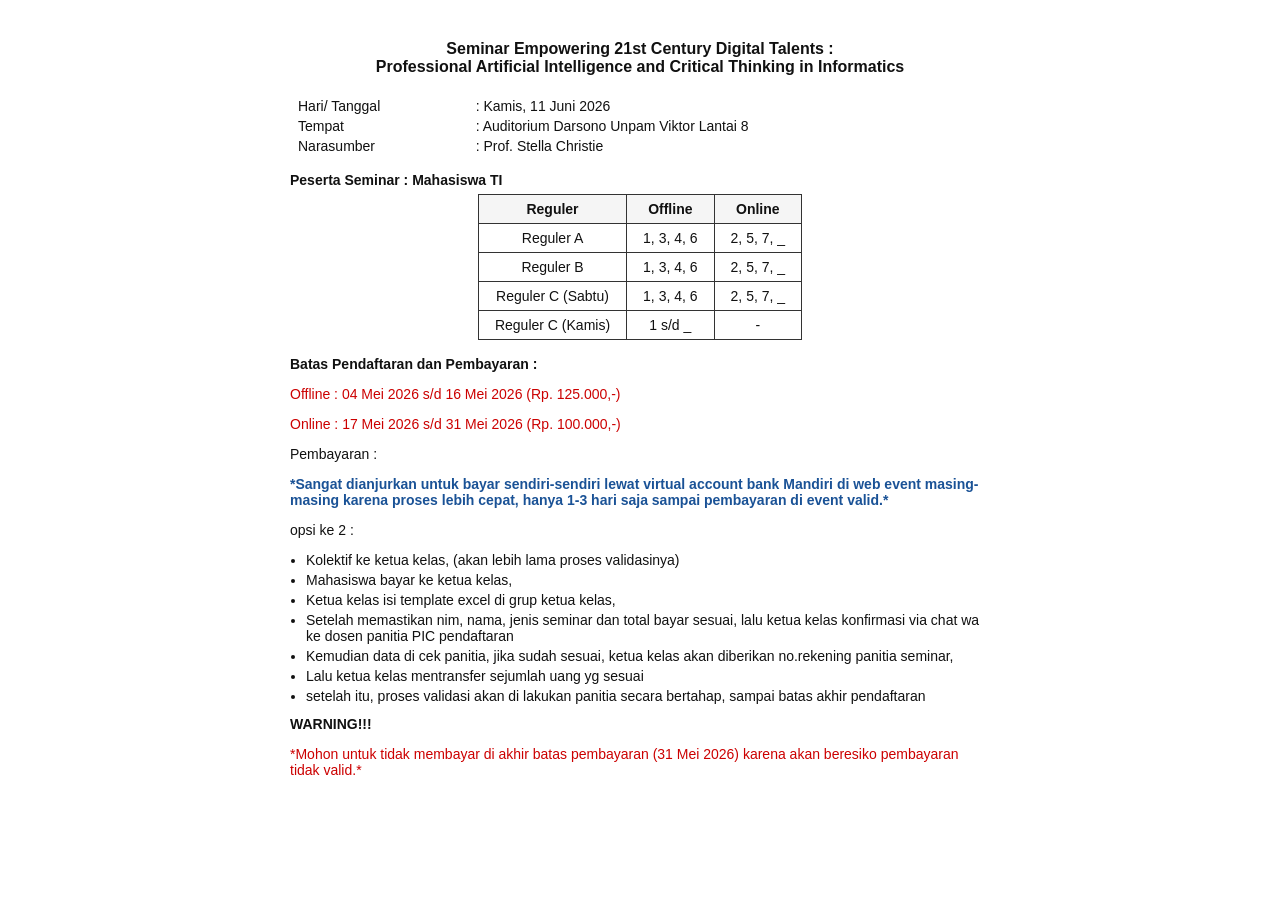
<file: info_seminar.html>
<!DOCTYPE html>
<html lang="id">
<head>
  <meta charset="UTF-8">
  <meta name="viewport" content="width=device-width, initial-scale=1.0">
  <title>Seminar Empowering 21st Century Digital Talents</title>
  <style>
    body { font-family: Arial, sans-serif; max-width: 700px; margin: 40px auto; padding: 0 20px; font-size: 14px; color: #111; }
    h1 { text-align: center; font-size: 16px; font-weight: bold; margin-bottom: 20px; }
    .info-table { width: 100%; border-collapse: collapse; margin-bottom: 16px; }
    .info-table td { padding: 2px 8px; vertical-align: top; }
    .info-table td:first-child { white-space: nowrap; }
    .peserta { font-weight: bold; margin: 12px 0 6px; }
    .jadwal-table { border-collapse: collapse; margin: 0 auto 16px; }
    .jadwal-table th, .jadwal-table td { border: 1px solid #333; padding: 6px 16px; text-align: center; }
    .jadwal-table th { font-weight: bold; background: #f5f5f5; }
    .section-title { font-weight: bold; margin: 16px 0 4px; }
    .red { color: #cc0000; }
    .blue { color: #1a5296; font-weight: bold; }
    ul { margin: 6px 0 6px 16px; padding: 0; }
    ul li { margin-bottom: 4px; }
    .warning { font-weight: bold; margin: 12px 0 4px; }
  </style>
</head>
<body>

<h1>Seminar Empowering 21st Century Digital Talents :<br>Professional Artificial Intelligence and Critical Thinking in Informatics</h1>

<table class="info-table">
  <tr><td>Hari/ Tanggal</td><td>: Kamis, 11 Juni 2026</td></tr>
  <tr><td>Tempat</td><td>: Auditorium Darsono Unpam Viktor Lantai 8</td></tr>
  <tr><td>Narasumber</td><td>: Prof. Stella Christie</td></tr>
</table>

<p class="peserta">Peserta Seminar : Mahasiswa TI</p>

<table class="jadwal-table">
  <thead>
    <tr><th>Reguler</th><th>Offline</th><th>Online</th></tr>
  </thead>
  <tbody>
    <tr><td>Reguler A</td><td>1, 3, 4, 6</td><td>2, 5, 7, _</td></tr>
    <tr><td>Reguler B</td><td>1, 3, 4, 6</td><td>2, 5, 7, _</td></tr>
    <tr><td>Reguler C (Sabtu)</td><td>1, 3, 4, 6</td><td>2, 5, 7, _</td></tr>
    <tr><td>Reguler C (Kamis)</td><td>1 s/d _</td><td>-</td></tr>
  </tbody>
</table>

<p class="section-title">Batas Pendaftaran dan Pembayaran :</p>
<p class="red">Offline : 04 Mei 2026 s/d 16 Mei 2026 (Rp. 125.000,-)</p>
<p class="red">Online : 17 Mei 2026 s/d 31 Mei 2026 (Rp. 100.000,-)</p>

<p>Pembayaran :</p>
<p class="blue">*Sangat dianjurkan untuk bayar sendiri-sendiri lewat virtual account bank Mandiri di web event masing-masing karena proses lebih cepat, hanya 1-3 hari saja sampai pembayaran di event valid.*</p>

<p>opsi ke 2 :</p>
<ul>
  <li>Kolektif ke ketua kelas, (akan lebih lama proses validasinya)</li>
  <li>Mahasiswa bayar ke ketua kelas,</li>
  <li>Ketua kelas isi template excel di grup ketua kelas,</li>
  <li>Setelah memastikan nim, nama, jenis seminar dan total bayar sesuai, lalu ketua kelas konfirmasi via chat wa ke dosen panitia PIC pendaftaran</li>
  <li>Kemudian data di cek panitia, jika sudah sesuai, ketua kelas akan diberikan no.rekening panitia seminar,</li>
  <li>Lalu ketua kelas mentransfer sejumlah uang yg sesuai</li>
  <li>setelah itu, proses validasi akan di lakukan panitia secara bertahap, sampai batas akhir pendaftaran</li>
</ul>

<p class="warning">WARNING!!!</p>
<p class="red">*Mohon untuk tidak membayar di akhir batas pembayaran (31 Mei 2026) karena akan beresiko pembayaran tidak valid.*</p>

</body>
</html>
</file>
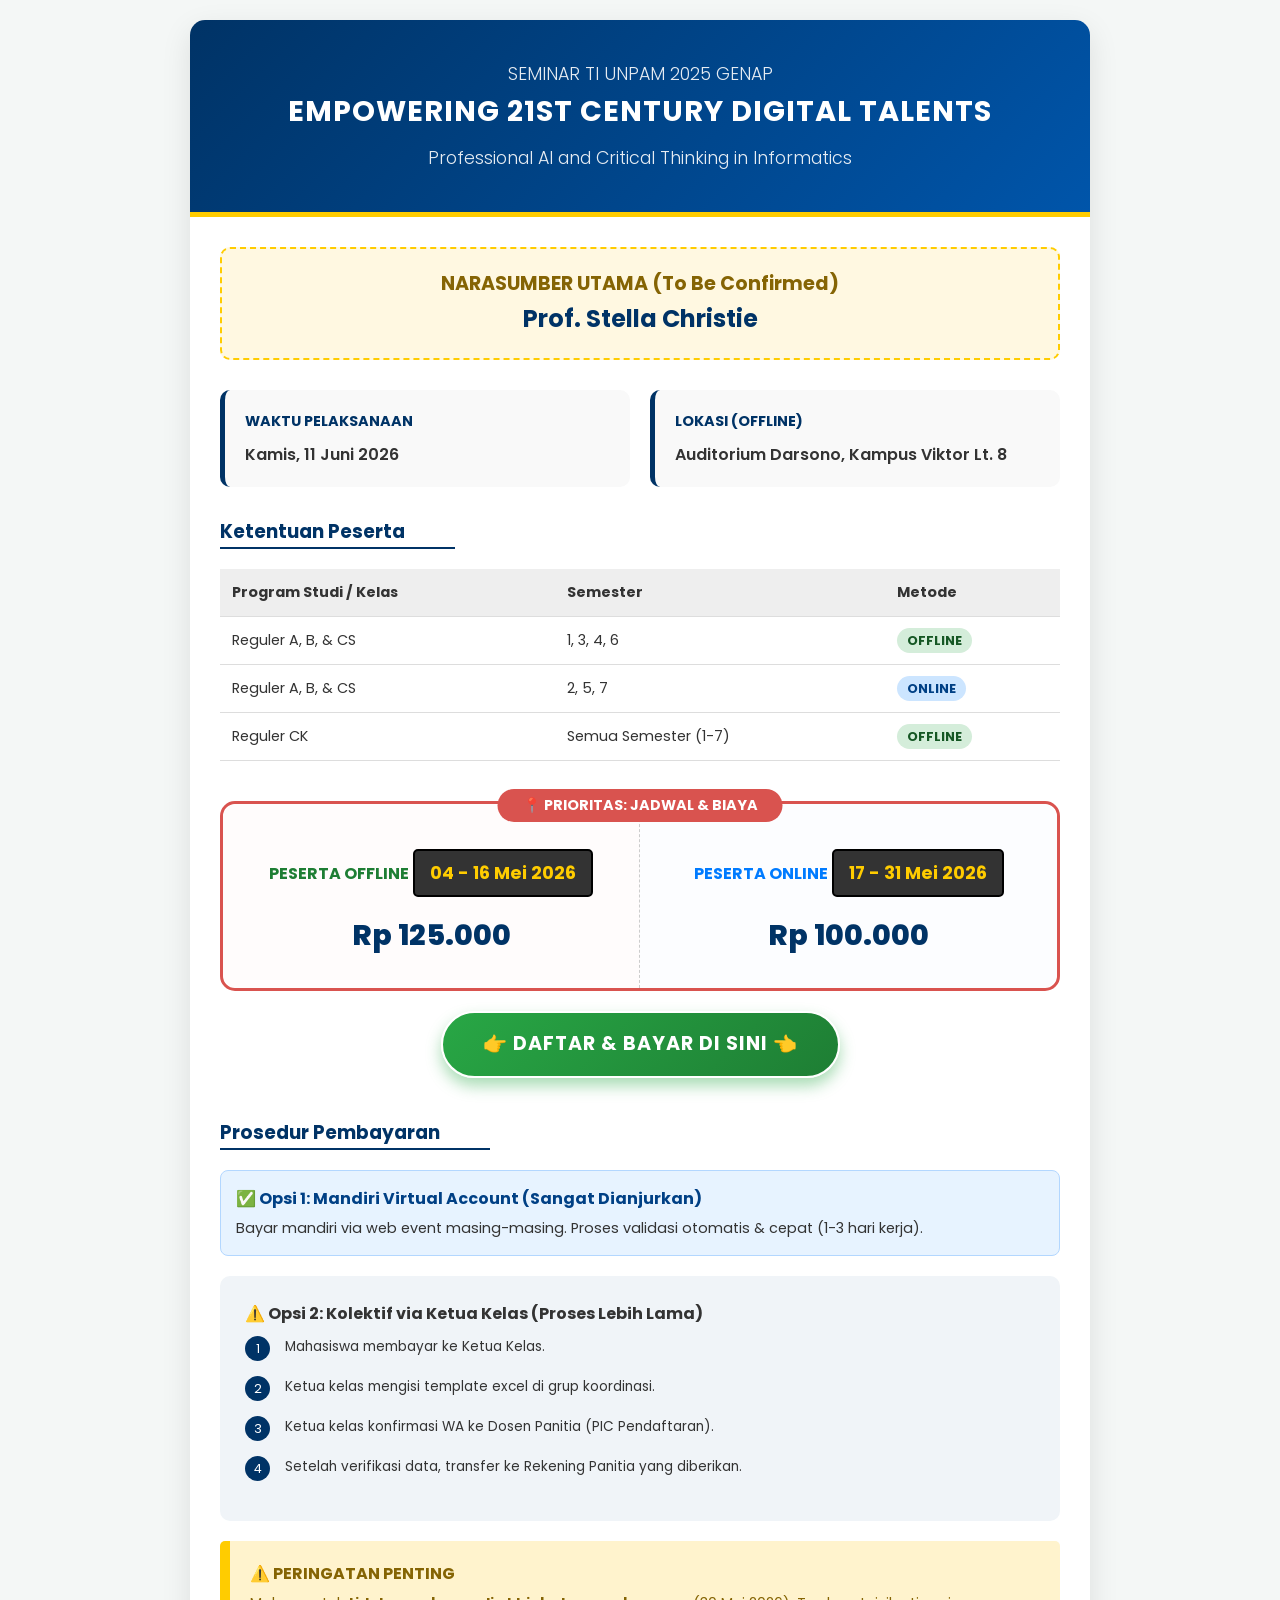
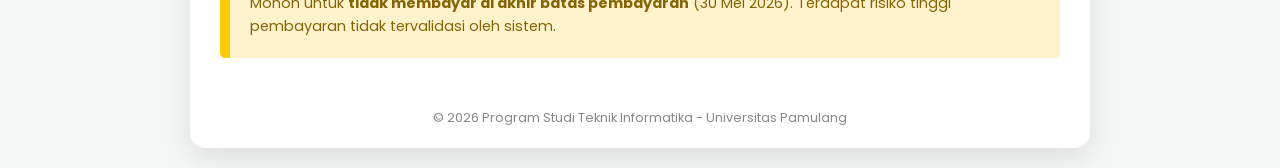
<file: seminar 25-02new.html>
<!DOCTYPE html>
<html lang="id">
<head>
    <meta charset="UTF-8">
    <meta name="viewport" content="width=device-width, initial-scale=1.0">
    <title>Seminar TI UNPAM 2026</title>
    <link href="https://fonts.googleapis.com/css2?family=Poppins:wght@300;400;600;700&display=swap" rel="stylesheet">
    <style>
        :root {
            --unpam-blue: #003366;
            --unpam-yellow: #ffcc00;
            --accent-orange: #ff6600;
            --alert-red: #d9534f;
            --text-dark: #333;
            --bg-light: #f4f7f6;
            --white: #ffffff;
        }

        * { margin: 0; padding: 0; box-sizing: border-box; }
        body { 
            font-family: 'Poppins', sans-serif; 
            background-color: var(--bg-light); 
            color: var(--text-dark); 
            line-height: 1.6;
            padding: 20px;
        }

        .container {
            max-width: 900px;
            margin: 0 auto;
            background: var(--white);
            border-radius: 15px;
            overflow: hidden;
            box-shadow: 0 10px 30px rgba(0,0,0,0.1);
        }

        /* Header Section */
        .header {
            background: linear-gradient(135deg, var(--unpam-blue) 0%, #0055aa 100%);
            color: var(--white);
            padding: 40px 30px;
            text-align: center;
            border-bottom: 5px solid var(--unpam-yellow);
        }
        .header h1 { font-size: 1.8rem; margin-bottom: 10px; text-transform: uppercase; letter-spacing: 1px; }
        .header p { font-weight: 300; opacity: 0.9; font-size: 1.1rem; }

        /* Main Content */
        .content { padding: 30px; }

        .info-grid {
            display: grid;
            grid-template-columns: repeat(auto-fit, minmax(250px, 1fr));
            gap: 20px;
            margin-bottom: 30px;
        }

        .info-card {
            background: #f9f9f9;
            padding: 20px;
            border-radius: 10px;
            border-left: 5px solid var(--unpam-blue);
        }
        .info-card h3 { color: var(--unpam-blue); font-size: 0.9rem; text-transform: uppercase; margin-bottom: 8px; }
        .info-card p { font-weight: 600; font-size: 1rem; }

        /* Speaker Highlight */
        .speaker-box {
            background: #fff8e1;
            border: 2px dashed var(--unpam-yellow);
            padding: 20px;
            border-radius: 10px;
            text-align: center;
            margin-bottom: 30px;
        }
        .speaker-box h2 { color: #856404; font-size: 1.2rem; }
        .speaker-box .name { font-size: 1.5rem; font-weight: 700; color: var(--unpam-blue); }

        /* Table Style for Participants */
        .section-title {
            border-bottom: 2px solid var(--unpam-blue);
            display: inline-block;
            margin-bottom: 20px;
            padding-right: 50px;
            font-weight: 700;
            color: var(--unpam-blue);
        }

        .participant-table {
            width: 100%;
            border-collapse: collapse;
            margin-bottom: 30px;
            font-size: 0.9rem;
        }
        .participant-table th, .participant-table td {
            padding: 12px;
            text-align: left;
            border-bottom: 1px solid #ddd;
        }
        .participant-table th { background-color: #eee; }
        .badge {
            padding: 4px 10px;
            border-radius: 20px;
            font-size: 0.8rem;
            font-weight: bold;
        }
        .badge-offline { background: #d4edda; color: #155724; }
        .badge-online { background: #cce5ff; color: #004085; }

        /* Highlight Section: DATES & PRICE */
        .registration-mega-box {
            background: #fff;
            border: 3px solid var(--alert-red);
            border-radius: 15px;
            margin: 40px 0 20px 0;
            position: relative;
            animation: pulse-border 2s infinite;
        }

        @keyframes pulse-border {
            0% { box-shadow: 0 0 0 0 rgba(217, 83, 79, 0.4); }
            70% { box-shadow: 0 0 0 15px rgba(217, 83, 79, 0); }
            100% { box-shadow: 0 0 0 0 rgba(217, 83, 79, 0); }
        }

        .mega-label {
            background: var(--alert-red);
            color: white;
            position: absolute;
            top: -15px;
            left: 50%;
            transform: translateX(-50%);
            padding: 5px 25px;
            border-radius: 20px;
            font-weight: 700;
            font-size: 0.9rem;
            text-transform: uppercase;
            white-space: nowrap;
        }

        .grid-regis {
            display: grid;
            grid-template-columns: 1fr 1fr;
            gap: 0;
        }

        .regis-card {
            padding: 30px 20px;
            text-align: center;
        }

        .offline-side { border-right: 1px dashed #ccc; background: #fffcfc; border-radius: 15px 0 0 15px; }
        .online-side { background: #fcfdff; border-radius: 0 15px 15px 0; }

        .date-badge {
            display: inline-block;
            background: #333;
            color: var(--unpam-yellow);
            padding: 8px 15px;
            border-radius: 5px;
            font-weight: 700;
            font-size: 1.1rem;
            margin: 15px 0;
            border: 2px solid #000;
        }

        .price-text {
            font-size: 1.8rem;
            font-weight: 800;
            color: var(--unpam-blue);
            display: block;
        }

        /* --- CSS TOMBOL PENDAFTARAN OPTIMAL --- */
        .btn-daftar-container {
            text-align: center;
            margin: 10px 0 40px 0;
        }
        .btn-daftar {
            display: inline-block;
            background: linear-gradient(135deg, #28a745 0%, #1e7e34 100%);
            color: #ffffff;
            font-size: 1.2rem;
            font-weight: 700;
            text-decoration: none;
            padding: 16px 40px;
            border-radius: 50px;
            box-shadow: 0 8px 15px rgba(40, 167, 69, 0.4);
            transition: all 0.3s ease;
            text-transform: uppercase;
            letter-spacing: 1px;
            border: 2px solid #ffffff;
        }
        .btn-daftar:hover {
            transform: translateY(-5px);
            box-shadow: 0 12px 20px rgba(40, 167, 69, 0.6);
            background: linear-gradient(135deg, #218838 0%, #155724 100%);
        }

        /* Payment Logic */
        .payment-section {
            background: #f0f4f8;
            padding: 25px;
            border-radius: 10px;
        }
        .step {
            display: flex;
            margin-bottom: 15px;
            align-items: flex-start;
        }
        .step-num {
            background: var(--unpam-blue);
            color: white;
            width: 25px;
            height: 25px;
            border-radius: 50%;
            display: flex;
            align-items: center;
            justify-content: center;
            margin-right: 15px;
            flex-shrink: 0;
            font-size: 0.8rem;
        }

        .recommended {
            background: #e7f3ff;
            border: 1px solid #b3d7ff;
            padding: 15px;
            border-radius: 8px;
            margin-bottom: 20px;
        }

        /* Warning */
        .warning-box {
            background: #fff3cd;
            color: #856404;
            padding: 20px;
            border-left: 10px solid var(--unpam-yellow);
            margin-top: 20px;
            border-radius: 5px;
        }
        .warning-box h4 { margin-bottom: 5px; display: flex; align-items: center; }

        @media (max-width: 600px) {
            .header h1 { font-size: 1.4rem; }
            .content { padding: 15px; }
            .grid-regis { grid-template-columns: 1fr; }
            .offline-side { border-right: none; border-bottom: 1px dashed #ccc; border-radius: 15px 15px 0 0; }
            .online-side { border-radius: 0 0 15px 15px; }
            .btn-daftar { width: 100%; font-size: 1.1rem; padding: 15px 20px; }
        }
    </style>
</head>
<body>

<div class="container">
    <div class="header">
        <p>SEMINAR TI UNPAM 2025 GENAP</p>
        <h1>Empowering 21st Century Digital Talents</h1>
        <p>Professional AI and Critical Thinking in Informatics</p>
    </div>

    <div class="content">
        <div class="speaker-box">
            <h2>NARASUMBER UTAMA (To Be Confirmed)</h2>
            <div class="name">Prof. Stella Christie</div>
        </div>

        <div class="info-grid">
            <div class="info-card">
                <h3>WAKTU PELAKSANAAN</h3>
                <p>Kamis, 11 Juni 2026</p>
            </div>
            <div class="info-card">
                <h3>LOKASI (OFFLINE)</h3>
                <p>Auditorium Darsono, Kampus Viktor Lt. 8</p>
            </div>
        </div>

        <h3 class="section-title">Ketentuan Peserta</h3>
        <table class="participant-table">
            <thead>
                <tr>
                    <th>Program Studi / Kelas</th>
                    <th>Semester</th>
                    <th>Metode</th>
                </tr>
            </thead>
            <tbody>
                <tr>
                    <td>Reguler A, B, & CS</td>
                    <td>1, 3, 4, 6</td>
                    <td><span class="badge badge-offline">OFFLINE</span></td>
                </tr>
                <tr>
                    <td>Reguler A, B, & CS</td>
                    <td>2, 5, 7</td>
                    <td><span class="badge badge-online">ONLINE</span></td>
                </tr>
                <tr>
                    <td>Reguler CK</td>
                    <td>Semua Semester (1-7)</td>
                    <td><span class="badge badge-offline">OFFLINE</span></td>
                </tr>
            </tbody>
        </table>

        <div class="registration-mega-box">
            <div class="mega-label">📍 Prioritas: Jadwal & Biaya</div>
            <div class="grid-regis">
                <div class="regis-card offline-side">
                    <span style="font-weight: bold; color: #1e7e34;">PESERTA OFFLINE</span>
                    <div class="date-badge">04 - 16 Mei 2026</div>
                    <span class="price-text">Rp 125.000</span>
                </div>
                <div class="regis-card online-side">
                    <span style="font-weight: bold; color: #007bff;">PESERTA ONLINE</span>
                    <div class="date-badge">17 - 31 Mei 2026</div>
                    <span class="price-text">Rp 100.000</span>
                </div>
            </div>
        </div>

        <div class="btn-daftar-container">
            <a href="https://event.unpam.ac.id/detail-event/752" target="_blank" class="btn-daftar">👉 Daftar & Bayar di Sini 👈</a>
        </div>

        <h3 class="section-title">Prosedur Pembayaran</h3>
        
        <div class="recommended">
            <strong style="color: #004085;">✅ Opsi 1: Mandiri Virtual Account (Sangat Dianjurkan)</strong>
            <p style="font-size: 0.9rem; margin-top: 5px;">Bayar mandiri via web event masing-masing. Proses validasi otomatis & cepat (1-3 hari kerja).</p>
        </div>

        <div class="payment-section">
            <strong style="color: #333;">⚠️ Opsi 2: Kolektif via Ketua Kelas (Proses Lebih Lama)</strong>
            <div style="margin-top:10px;">
                <div class="step"><div class="step-num">1</div><p style="font-size: 0.85rem;">Mahasiswa membayar ke Ketua Kelas.</p></div>
                <div class="step"><div class="step-num">2</div><p style="font-size: 0.85rem;">Ketua kelas mengisi template excel di grup koordinasi.</p></div>
                <div class="step"><div class="step-num">3</div><p style="font-size: 0.85rem;">Ketua kelas konfirmasi WA ke Dosen Panitia (PIC Pendaftaran).</p></div>
                <div class="step"><div class="step-num">4</div><p style="font-size: 0.85rem;">Setelah verifikasi data, transfer ke Rekening Panitia yang diberikan.</p></div>
            </div>
        </div>

        <div class="warning-box">
            <h4>⚠️ PERINGATAN PENTING</h4>
            <p style="font-size: 0.9rem;">Mohon untuk <b>tidak membayar di akhir batas pembayaran</b> (30 Mei 2026). Terdapat risiko tinggi pembayaran tidak tervalidasi oleh sistem.</p>
        </div>
    </div>
    
    <div style="text-align: center; padding: 20px; font-size: 0.8rem; color: #888;">
        &copy; 2026 Program Studi Teknik Informatika - Universitas Pamulang
    </div>
</div>

</body>
</html>
</file>
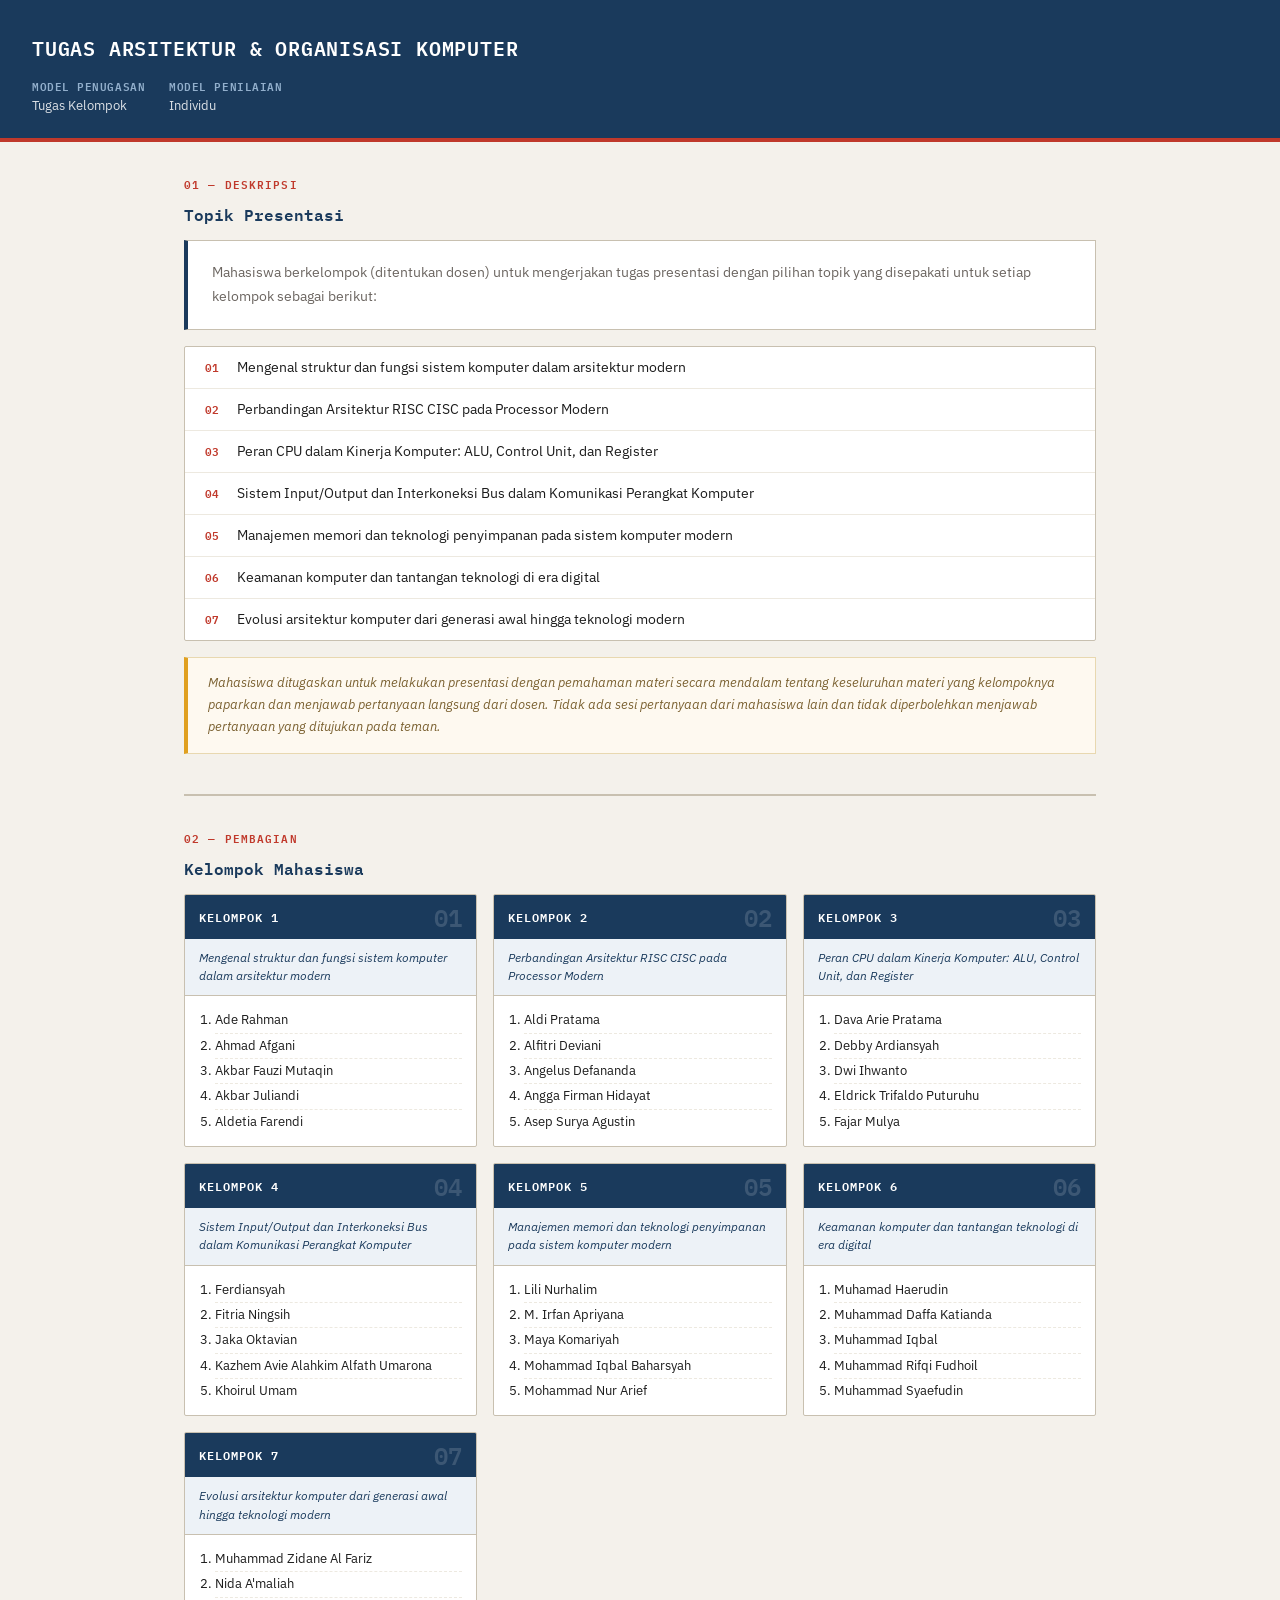
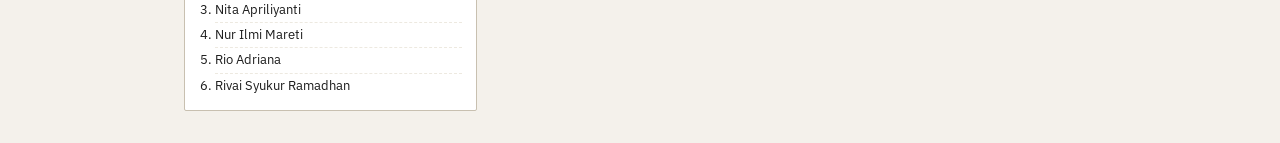
<file: tugas/tugas_arkom.html>
<!DOCTYPE html>
<html lang="id">
<head>
  <meta charset="UTF-8">
  <meta name="viewport" content="width=device-width, initial-scale=1.0">
  <title>Tugas Arsitektur dan Organisasi Komputer</title>
  <link href="https://fonts.googleapis.com/css2?family=IBM+Plex+Mono:wght@400;600&family=IBM+Plex+Sans:ital,wght@0,400;0,600;1,400&display=swap" rel="stylesheet">
  <style>
    :root {
      --bg: #f4f1eb;
      --surface: #ffffff;
      --border: #c8c0b0;
      --accent: #1a3a5c;
      --accent2: #c0392b;
      --text: #1c1c1c;
      --muted: #6b6560;
      --tag-bg: #1a3a5c;
      --tag-text: #ffffff;
    }

    * { box-sizing: border-box; margin: 0; padding: 0; }

    body {
      font-family: 'IBM Plex Sans', sans-serif;
      background: var(--bg);
      color: var(--text);
      min-height: 100vh;
    }

    /* ── HEADER ── */
    .page-header {
      background: var(--accent);
      color: #fff;
      padding: 32px 32px 24px;
      border-bottom: 4px solid var(--accent2);
    }
    .page-header h1 {
      font-family: 'IBM Plex Mono', monospace;
      font-size: 1.25rem;
      font-weight: 600;
      letter-spacing: 0.04em;
      text-transform: uppercase;
      margin-bottom: 12px;
    }
    .meta-row {
      display: flex;
      gap: 24px;
      flex-wrap: wrap;
    }
    .meta-item {
      font-size: 0.8rem;
      opacity: 0.85;
    }
    .meta-item strong {
      font-family: 'IBM Plex Mono', monospace;
      font-weight: 600;
      text-transform: uppercase;
      letter-spacing: 0.05em;
      color: #a8c4e0;
      display: block;
      font-size: 0.68rem;
      margin-bottom: 2px;
    }

    /* ── BODY WRAPPER ── */
    .wrapper {
      max-width: 960px;
      margin: 0 auto;
      padding: 32px 24px;
    }

    /* ── SECTION: DESKRIPSI ── */
    .section-label {
      font-family: 'IBM Plex Mono', monospace;
      font-size: 0.7rem;
      font-weight: 600;
      text-transform: uppercase;
      letter-spacing: 0.1em;
      color: var(--accent2);
      margin-bottom: 8px;
    }
    .section-title {
      font-family: 'IBM Plex Mono', monospace;
      font-size: 1rem;
      font-weight: 600;
      color: var(--accent);
      margin-bottom: 12px;
    }
    .desc-box {
      background: var(--surface);
      border: 1px solid var(--border);
      border-left: 4px solid var(--accent);
      padding: 20px 24px;
      margin-bottom: 16px;
      font-size: 0.88rem;
      color: var(--muted);
      line-height: 1.7;
    }
    .materi-list {
      background: var(--surface);
      border: 1px solid var(--border);
      padding: 0;
      list-style: none;
      margin-bottom: 16px;
      overflow: hidden;
      border-radius: 2px;
    }
    .materi-list li {
      display: flex;
      align-items: baseline;
      gap: 12px;
      padding: 10px 20px;
      border-bottom: 1px solid #ede9e0;
      font-size: 0.875rem;
      line-height: 1.5;
      transition: background 0.15s;
    }
    .materi-list li:last-child { border-bottom: none; }
    .materi-list li:hover { background: #f9f7f2; }
    .materi-num {
      font-family: 'IBM Plex Mono', monospace;
      font-size: 0.7rem;
      font-weight: 600;
      color: var(--accent2);
      min-width: 20px;
      flex-shrink: 0;
    }
    .note-box {
      background: #fef9f0;
      border: 1px solid #e8d8b0;
      border-left: 4px solid #e0a020;
      padding: 14px 20px;
      font-size: 0.82rem;
      color: #7a6030;
      font-style: italic;
      line-height: 1.7;
      margin-bottom: 40px;
    }

    /* ── DIVIDER ── */
    .divider {
      border: none;
      border-top: 2px solid var(--border);
      margin: 0 0 32px;
    }

    /* ── GRID KELOMPOK ── */
    .grid {
      display: grid;
      grid-template-columns: repeat(auto-fill, minmax(240px, 1fr));
      gap: 16px;
    }
    .card {
      background: var(--surface);
      border: 1px solid var(--border);
      border-radius: 2px;
      overflow: hidden;
      display: flex;
      flex-direction: column;
      transition: box-shadow 0.2s, transform 0.2s;
    }
    .card:hover {
      box-shadow: 0 6px 20px rgba(26,58,92,0.12);
      transform: translateY(-2px);
    }
    .card-head {
      background: var(--accent);
      padding: 10px 14px;
      display: flex;
      align-items: center;
      justify-content: space-between;
    }
    .card-head h3 {
      font-family: 'IBM Plex Mono', monospace;
      font-size: 0.78rem;
      font-weight: 600;
      color: #fff;
      text-transform: uppercase;
      letter-spacing: 0.08em;
    }
    .card-num {
      font-family: 'IBM Plex Mono', monospace;
      font-size: 1.5rem;
      font-weight: 600;
      color: rgba(255,255,255,0.15);
      line-height: 1;
    }
    .card-topic {
      background: #edf2f7;
      padding: 10px 14px;
      font-size: 0.76rem;
      color: var(--accent);
      font-style: italic;
      border-bottom: 1px solid var(--border);
      line-height: 1.5;
    }
    .card-body {
      padding: 12px 14px;
      flex: 1;
    }
    .card-body ol {
      padding-left: 16px;
      margin: 0;
    }
    .card-body li {
      font-size: 0.82rem;
      color: var(--text);
      padding: 3px 0;
      border-bottom: 1px dashed #ede9e0;
      line-height: 1.4;
    }
    .card-body li:last-child { border-bottom: none; }

    @media (max-width: 540px) {
      .grid { grid-template-columns: 1fr; }
      .page-header { padding: 20px 16px; }
      .wrapper { padding: 20px 16px; }
    }
  </style>
</head>
<body>

<div class="page-header">
  <h1>Tugas Arsitektur &amp; Organisasi Komputer</h1>
  <div class="meta-row">
    <div class="meta-item"><strong>Model Penugasan</strong>Tugas Kelompok</div>
    <div class="meta-item"><strong>Model Penilaian</strong>Individu</div>
  </div>
</div>

<div class="wrapper">

  <div class="section-label">01 — Deskripsi</div>
  <div class="section-title">Topik Presentasi</div>
  <div class="desc-box">
    Mahasiswa berkelompok (ditentukan dosen) untuk mengerjakan tugas presentasi dengan pilihan topik yang disepakati untuk setiap kelompok sebagai berikut:
  </div>

  <ol class="materi-list" id="materi-list"></ol>

  <div class="note-box">
    Mahasiswa ditugaskan untuk melakukan presentasi dengan pemahaman materi secara mendalam tentang keseluruhan materi yang kelompoknya paparkan dan menjawab pertanyaan langsung dari dosen. Tidak ada sesi pertanyaan dari mahasiswa lain dan tidak diperbolehkan menjawab pertanyaan yang ditujukan pada teman.
  </div>

  <hr class="divider">

  <div class="section-label">02 — Pembagian</div>
  <div class="section-title">Kelompok Mahasiswa</div>
  <div class="grid" id="grid-kelompok"></div>

</div>

<script>
  const daftarMateri = [
    'Mengenal struktur dan fungsi sistem komputer dalam arsitektur modern',
    'Perbandingan Arsitektur RISC CISC pada Processor Modern',
    'Peran CPU dalam Kinerja Komputer: ALU, Control Unit, dan Register',
    'Sistem Input/Output dan Interkoneksi Bus dalam Komunikasi Perangkat Komputer',
    'Manajemen memori dan teknologi penyimpanan pada sistem komputer modern',
    'Keamanan komputer dan tantangan teknologi di era digital',
    'Evolusi arsitektur komputer dari generasi awal hingga teknologi modern'
  ];

  const kelompok = [
    ['Ade Rahman', 'Ahmad Afgani', 'Akbar Fauzi Mutaqin', 'Akbar Juliandi', 'Aldetia Farendi'],
    ['Aldi Pratama', 'Alfitri Deviani', 'Angelus Defananda', 'Angga Firman Hidayat', 'Asep Surya Agustin'],
    ['Dava Arie Pratama', 'Debby Ardiansyah', 'Dwi Ihwanto', 'Eldrick Trifaldo Puturuhu', 'Fajar Mulya'],
    ['Ferdiansyah', 'Fitria Ningsih', 'Jaka Oktavian', 'Kazhem Avie Alahkim Alfath Umarona', 'Khoirul Umam'],
    ['Lili Nurhalim', 'M. Irfan Apriyana', 'Maya Komariyah', 'Mohammad Iqbal Baharsyah', 'Mohammad Nur Arief'],
    ['Muhamad Haerudin', 'Muhammad Daffa Katianda', 'Muhammad Iqbal', 'Muhammad Rifqi Fudhoil', 'Muhammad Syaefudin'],
    ['Muhammad Zidane Al Fariz', "Nida A'maliah", 'Nita Apriliyanti', 'Nur Ilmi Mareti', 'Rio Adriana', 'Rivai Syukur Ramadhan']
  ];

  // Render daftar materi
  const listEl = document.getElementById('materi-list');
  daftarMateri.forEach((materi, i) => {
    const li = document.createElement('li');
    li.innerHTML = `<span class="materi-num">${String(i + 1).padStart(2, '0')}</span>${materi}`;
    listEl.appendChild(li);
  });

  // Render grid kelompok
  const grid = document.getElementById('grid-kelompok');
  kelompok.forEach((anggota, i) => {
    const anggotaItems = anggota.map(nama => `<li>${nama}</li>`).join('');
    const card = document.createElement('div');
    card.className = 'card';
    card.innerHTML = `
      <div class="card-head">
        <h3>Kelompok ${i + 1}</h3>
        <span class="card-num">${String(i + 1).padStart(2, '0')}</span>
      </div>
      <div class="card-topic">${daftarMateri[i]}</div>
      <div class="card-body"><ol>${anggotaItems}</ol></div>
    `;
    grid.appendChild(card);
  });
</script>

</body>
</html>
</file>
